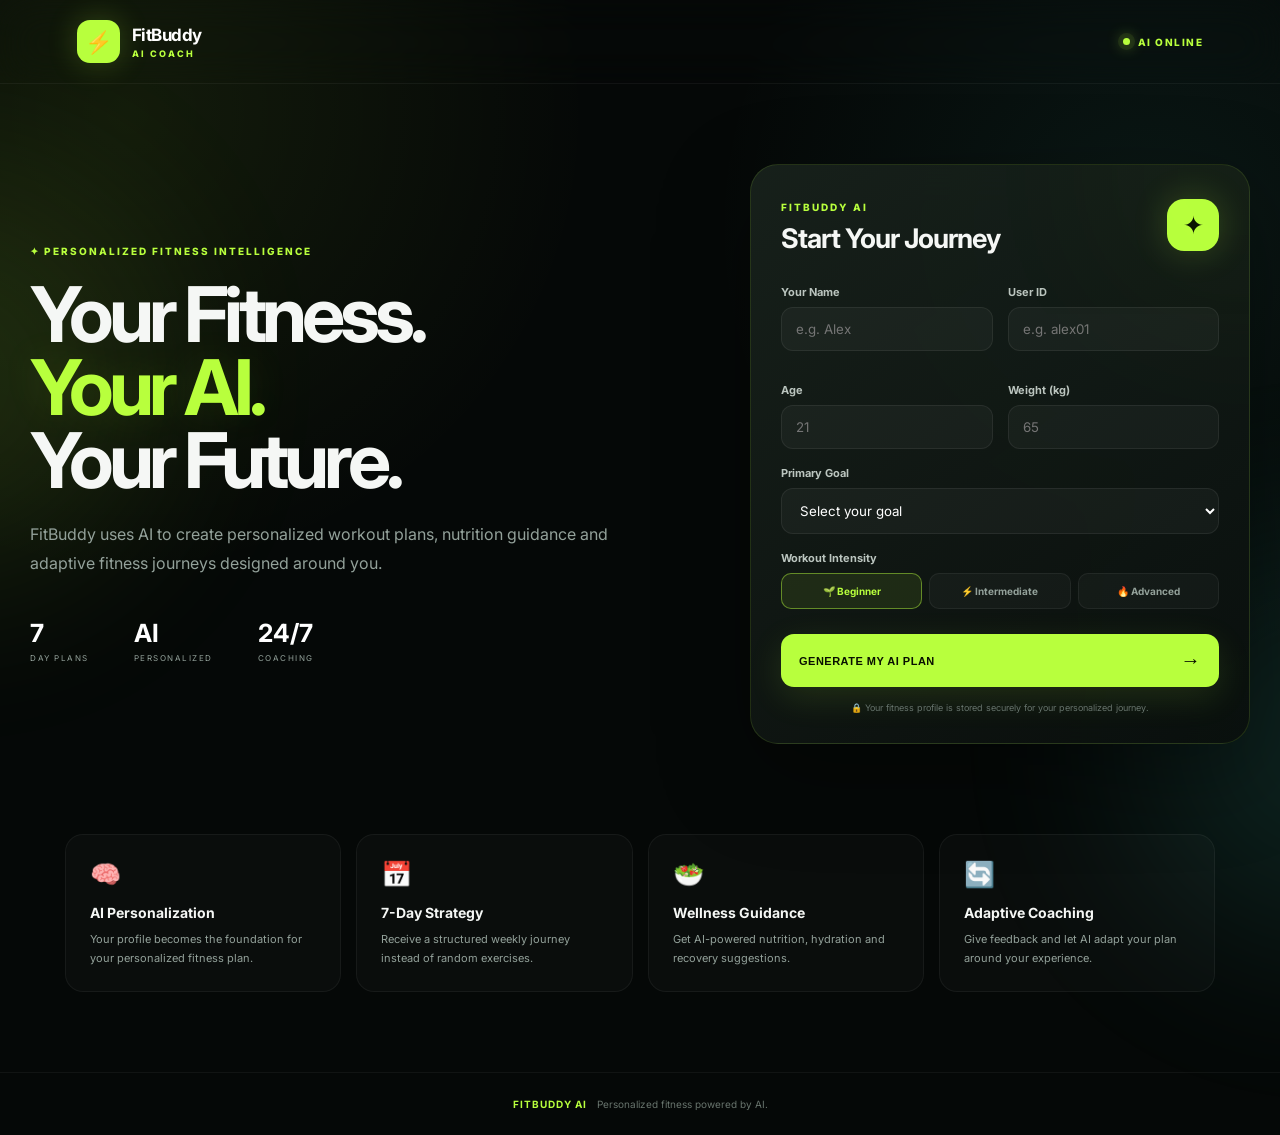
<file: templates/index.html>
<!DOCTYPE html>
<html lang="en">

<head>

    <meta charset="UTF-8">

    <meta
        name="viewport"
        content="width=device-width, initial-scale=1.0"
    >

    <title>FitBuddy AI | Your Personal AI Coach</title>

    <link
        rel="stylesheet"
        href="/static/style.css"
    >

</head>

<body>

<div class="background-glow glow-one"></div>
<div class="background-glow glow-two"></div>

<nav class="navbar">

    <div class="brand">
        <div class="brand-icon">⚡</div>

        <div>
            <strong>FitBuddy</strong>
            <span>AI COACH</span>
        </div>
    </div>

    <div class="nav-status">
        <span class="pulse"></span>
        AI ONLINE
    </div>

</nav>


<main class="hero">

    <section class="hero-content">

        <div class="eyebrow">
            ✦ PERSONALIZED FITNESS INTELLIGENCE
        </div>

        <h1>
            Your Fitness.
            <span>Your AI.</span>
            Your Future.
        </h1>

        <p class="hero-description">

            FitBuddy uses AI to create personalized
            workout plans, nutrition guidance and
            adaptive fitness journeys designed around you.

        </p>

        <div class="hero-stats">

            <div>
                <strong>7</strong>
                <span>DAY PLANS</span>
            </div>

            <div>
                <strong>AI</strong>
                <span>PERSONALIZED</span>
            </div>

            <div>
                <strong>24/7</strong>
                <span>COACHING</span>
            </div>

        </div>

    </section>


    <section class="coach-card">

        <div class="card-top">

            <div>
                <span class="mini-label">
                    FITBUDDY AI
                </span>

                <h2>
                    Start Your Journey
                </h2>
            </div>

            <div class="ai-orb">
                ✦
            </div>

        </div>


        <form
            action="/generate-workout"
            method="post"
        >

            <div class="form-grid">

                <div class="field">

                    <label>Your Name</label>

                    <input
                        type="text"
                        name="username"
                        placeholder="e.g. Alex"
                        required
                    >

                </div>


                <div class="field">

                    <label>User ID</label>

                    <input
                        type="text"
                        name="user_id"
                        placeholder="e.g. alex01"
                        required
                    >

                </div>


                <div class="field">

                    <label>Age</label>

                    <input
                        type="number"
                        name="age"
                        min="13"
                        max="100"
                        placeholder="21"
                        required
                    >

                </div>


                <div class="field">

                    <label>Weight (kg)</label>

                    <input
                        type="number"
                        name="weight"
                        step="0.1"
                        placeholder="65"
                        required
                    >

                </div>

            </div>


            <div class="field">

                <label>Primary Goal</label>

                <select name="goal" required>

                    <option value="">
                        Select your goal
                    </option>

                    <option value="Weight Loss">
                        🔥 Weight Loss
                    </option>

                    <option value="Muscle Building">
                        💪 Muscle Building
                    </option>

                    <option value="General Fitness">
                        ⚡ General Fitness
                    </option>

                    <option value="Strength">
                        🏋️ Strength
                    </option>

                    <option value="Endurance">
                        🏃 Endurance
                    </option>

                </select>

            </div>


            <div class="field">

                <label>Workout Intensity</label>

                <div class="intensity-options">

                    <label class="intensity">

                        <input
                            type="radio"
                            name="intensity"
                            value="Beginner"
                            checked
                        >

                        <span>
                            🌱 Beginner
                        </span>

                    </label>


                    <label class="intensity">

                        <input
                            type="radio"
                            name="intensity"
                            value="Intermediate"
                        >

                        <span>
                            ⚡ Intermediate
                        </span>

                    </label>


                    <label class="intensity">

                        <input
                            type="radio"
                            name="intensity"
                            value="Advanced"
                        >

                        <span>
                            🔥 Advanced
                        </span>

                    </label>

                </div>

            </div>


            <button
                class="primary-btn"
                type="submit"
            >

                <span>GENERATE MY AI PLAN</span>

                <b>→</b>

            </button>

        </form>


        <div class="secure-note">

            🔒 Your fitness profile is stored securely
            for your personalized journey.

        </div>

    </section>

</main>


<section class="features">

    <div class="feature">

        <div class="feature-icon">🧠</div>

        <h3>AI Personalization</h3>

        <p>
            Your profile becomes the foundation
            for your personalized fitness plan.
        </p>

    </div>


    <div class="feature">

        <div class="feature-icon">📅</div>

        <h3>7-Day Strategy</h3>

        <p>
            Receive a structured weekly journey
            instead of random exercises.
        </p>

    </div>


    <div class="feature">

        <div class="feature-icon">🥗</div>

        <h3>Wellness Guidance</h3>

        <p>
            Get AI-powered nutrition, hydration
            and recovery suggestions.
        </p>

    </div>


    <div class="feature">

        <div class="feature-icon">🔄</div>

        <h3>Adaptive Coaching</h3>

        <p>
            Give feedback and let AI adapt
            your plan around your experience.
        </p>

    </div>

</section>


<footer>

    <strong>FITBUDDY AI</strong>

    <span>
        Personalized fitness powered by AI.
    </span>

</footer>

</body>

</html>
</file>
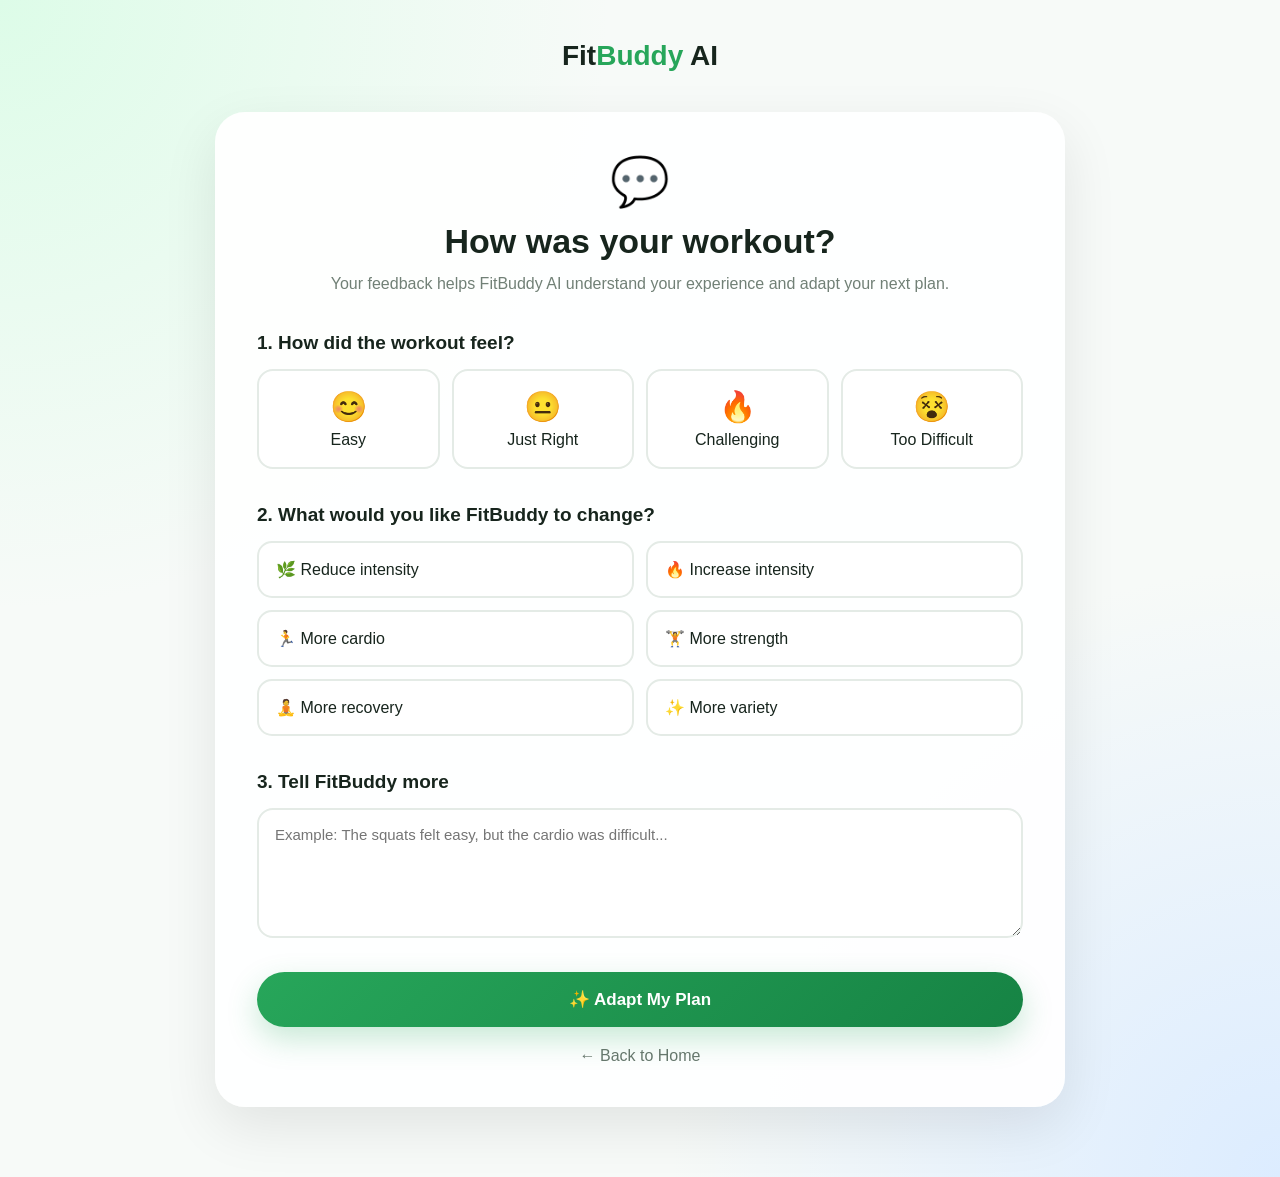
<file: templates/feedback.html>
<!DOCTYPE html>
<html lang="en">
<head>

    <meta charset="UTF-8">
    <meta name="viewport" content="width=device-width, initial-scale=1.0">

    <title>FitBuddy AI | Feedback</title>

    <style>

        * {
            box-sizing: border-box;
            margin: 0;
            padding: 0;
        }

        body {
            font-family: Arial, Helvetica, sans-serif;
            min-height: 100vh;
            background:
                radial-gradient(circle at top left, #ddfce8, transparent 35%),
                radial-gradient(circle at bottom right, #dcecff, transparent 35%),
                #f7faf8;
            color: #17251d;
        }

        .container {
            width: 92%;
            max-width: 850px;
            margin: auto;
            padding: 40px 0 70px;
        }

        .logo {
            text-align: center;
            font-size: 28px;
            font-weight: 800;
            margin-bottom: 40px;
        }

        .logo span {
            color: #27a65a;
        }

        .card {
            background: rgba(255,255,255,.94);
            border-radius: 30px;
            padding: 42px;
            box-shadow: 0 20px 55px rgba(0,0,0,.09);
        }

        .heading {
            text-align: center;
        }

        .heading .icon {
            font-size: 48px;
        }

        .heading h1 {
            margin: 12px 0 10px;
            font-size: 34px;
        }

        .heading p {
            color: #718076;
            line-height: 1.6;
        }

        .question {
            margin-top: 35px;
        }

        .question h2 {
            font-size: 19px;
            margin-bottom: 15px;
        }

        .choices {
            display: grid;
            grid-template-columns: repeat(4, 1fr);
            gap: 12px;
        }

        .choice input {
            display: none;
        }

        .choice label {
            display: block;
            text-align: center;
            padding: 18px 8px;
            border: 2px solid #e4ebe6;
            border-radius: 16px;
            cursor: pointer;
            transition: .2s;
            background: white;
        }

        .choice label:hover {
            border-color: #27a65a;
            transform: translateY(-2px);
        }

        .choice input:checked + label {
            background: #e9f9ee;
            border-color: #27a65a;
            color: #18753c;
            font-weight: bold;
        }

        .emoji {
            display: block;
            font-size: 30px;
            margin-bottom: 7px;
        }

        .adjustments {
            display: grid;
            grid-template-columns: 1fr 1fr;
            gap: 12px;
        }

        .adjustment input {
            display: none;
        }

        .adjustment label {
            display: block;
            padding: 17px;
            border: 2px solid #e4ebe6;
            border-radius: 15px;
            cursor: pointer;
            background: white;
            transition: .2s;
        }

        .adjustment input:checked + label {
            background: #e9f9ee;
            border-color: #27a65a;
            color: #18753c;
            font-weight: bold;
        }

        textarea {
            width: 100%;
            min-height: 130px;
            resize: vertical;
            padding: 16px;
            border: 2px solid #e4ebe6;
            border-radius: 16px;
            font-family: Arial, sans-serif;
            font-size: 15px;
            outline: none;
        }

        textarea:focus {
            border-color: #27a65a;
        }

        .submit {
            width: 100%;
            border: none;
            margin-top: 30px;
            padding: 17px;
            border-radius: 50px;
            background: linear-gradient(135deg, #27a65a, #168344);
            color: white;
            font-size: 17px;
            font-weight: bold;
            cursor: pointer;
            box-shadow: 0 12px 30px rgba(39,166,90,.25);
        }

        .submit:hover {
            transform: translateY(-2px);
        }

        .back {
            display: block;
            text-align: center;
            margin-top: 20px;
            color: #65776c;
            text-decoration: none;
        }

        @media(max-width:650px) {

            .card {
                padding: 25px;
            }

            .choices {
                grid-template-columns: 1fr 1fr;
            }

            .adjustments {
                grid-template-columns: 1fr;
            }

            .heading h1 {
                font-size: 28px;
            }
        }

    </style>

</head>

<body>

<div class="container">

    <div class="logo">
        Fit<span>Buddy</span> AI
    </div>

    <div class="card">

        <div class="heading">

            <div class="icon">💬</div>

            <h1>How was your workout?</h1>

            <p>
                Your feedback helps FitBuddy AI understand your experience
                and adapt your next plan.
            </p>

        </div>


        <form action="/submit-feedback" method="post">

            <input
                type="hidden"
                name="username"
                value="{{ username }}"
            >


            <!-- EXPERIENCE -->

            <div class="question">

                <h2>1. How did the workout feel?</h2>

                <div class="choices">

                    <div class="choice">
                        <input
                            type="radio"
                            id="easy"
                            name="difficulty"
                            value="Easy"
                            required
                        >
                        <label for="easy">
                            <span class="emoji">😊</span>
                            Easy
                        </label>
                    </div>

                    <div class="choice">
                        <input
                            type="radio"
                            id="right"
                            name="difficulty"
                            value="Just Right"
                        >
                        <label for="right">
                            <span class="emoji">😐</span>
                            Just Right
                        </label>
                    </div>

                    <div class="choice">
                        <input
                            type="radio"
                            id="hard"
                            name="difficulty"
                            value="Challenging"
                        >
                        <label for="hard">
                            <span class="emoji">🔥</span>
                            Challenging
                        </label>
                    </div>

                    <div class="choice">
                        <input
                            type="radio"
                            id="very-hard"
                            name="difficulty"
                            value="Too Difficult"
                        >
                        <label for="very-hard">
                            <span class="emoji">😵</span>
                            Too Difficult
                        </label>
                    </div>

                </div>

            </div>


            <!-- ADJUSTMENTS -->

            <div class="question">

                <h2>2. What would you like FitBuddy to change?</h2>

                <div class="adjustments">

                    <div class="adjustment">

                        <input
                            type="checkbox"
                            id="reduce"
                            name="changes"
                            value="Reduce intensity"
                        >

                        <label for="reduce">
                            🌿 Reduce intensity
                        </label>

                    </div>


                    <div class="adjustment">

                        <input
                            type="checkbox"
                            id="increase"
                            name="changes"
                            value="Increase intensity"
                        >

                        <label for="increase">
                            🔥 Increase intensity
                        </label>

                    </div>


                    <div class="adjustment">

                        <input
                            type="checkbox"
                            id="cardio"
                            name="changes"
                            value="More cardio"
                        >

                        <label for="cardio">
                            🏃 More cardio
                        </label>

                    </div>


                    <div class="adjustment">

                        <input
                            type="checkbox"
                            id="strength"
                            name="changes"
                            value="More strength"
                        >

                        <label for="strength">
                            🏋️ More strength
                        </label>

                    </div>


                    <div class="adjustment">

                        <input
                            type="checkbox"
                            id="recovery"
                            name="changes"
                            value="More recovery"
                        >

                        <label for="recovery">
                            🧘 More recovery
                        </label>

                    </div>


                    <div class="adjustment">

                        <input
                            type="checkbox"
                            id="variety"
                            name="changes"
                            value="More exercise variety"
                        >

                        <label for="variety">
                            ✨ More variety
                        </label>

                    </div>

                </div>

            </div>


            <!-- TEXT FEEDBACK -->

            <div class="question">

                <h2>3. Tell FitBuddy more</h2>

                <textarea
                    name="feedback"
                    placeholder="Example: The squats felt easy, but the cardio was difficult..."
                ></textarea>

            </div>


            <button class="submit" type="submit">
                ✨ Adapt My Plan
            </button>

        </form>


        <a href="/" class="back">
            ← Back to Home
        </a>

    </div>

</div>

</body>
</html>
</file>
<file: static/style.css>
@import url('https://fonts.googleapis.com/css2?family=Inter:wght@400;500;600;700;800;900&display=swap');


* {
    margin: 0;
    padding: 0;
    box-sizing: border-box;
}


:root {
    --bg: #050807;
    --card: rgba(15, 23, 20, 0.82);
    --card-light: rgba(22, 32, 27, 0.8);
    --green: #b8ff3d;
    --green-dark: #77b91e;
    --cyan: #51e8d2;
    --text: #f5f7f5;
    --muted: #93a19a;
    --border: rgba(184, 255, 61, 0.13);
}


body {
    min-height: 100vh;

    background:
        radial-gradient(
            circle at 10% 10%,
            rgba(184, 255, 61, 0.08),
            transparent 30%
        ),
        radial-gradient(
            circle at 90% 20%,
            rgba(81, 232, 210, 0.07),
            transparent 30%
        ),
        var(--bg);

    color: var(--text);

    font-family:
        "Inter",
        Arial,
        sans-serif;

    overflow-x: hidden;
}


.background-glow {
    position: fixed;

    width: 400px;
    height: 400px;

    border-radius: 50%;

    filter: blur(100px);

    pointer-events: none;

    opacity: 0.12;

    z-index: -1;
}


.glow-one {
    background: var(--green);

    top: 20%;
    left: -250px;
}


.glow-two {
    background: var(--cyan);

    right: -250px;
    top: 60%;
}


.navbar {
    height: 84px;

    display: flex;

    align-items: center;

    justify-content: space-between;

    padding:
        0
        clamp(20px, 6vw, 90px);

    border-bottom:
        1px solid
        rgba(255,255,255,0.05);

    backdrop-filter: blur(20px);

    position: relative;
    z-index: 10;
}


.brand {
    display: flex;

    align-items: center;

    gap: 12px;

    text-decoration: none;

    color: white;
}


.brand-icon {
    width: 43px;
    height: 43px;

    display: grid;
    place-items: center;

    border-radius: 13px;

    background: var(--green);

    color: #081000;

    font-size: 22px;

    box-shadow:
        0 0 30px
        rgba(184,255,61,0.22);
}


.brand strong {
    display: block;

    font-size: 17px;

    letter-spacing: -0.5px;
}


.brand span {
    display: block;

    font-size: 9px;

    letter-spacing: 2px;

    color: var(--green);

    font-weight: 800;

    margin-top: 3px;
}


.nav-status,
.ai-badge {
    display: flex;

    align-items: center;

    gap: 8px;

    color: var(--green);

    font-size: 10px;

    font-weight: 800;

    letter-spacing: 1.5px;
}


.pulse {
    width: 7px;
    height: 7px;

    border-radius: 50%;

    background: var(--green);

    box-shadow:
        0 0 0 5px
        rgba(184,255,61,0.08),

        0 0 15px
        var(--green);

    animation: pulse 1.8s infinite;
}


@keyframes pulse {

    0%, 100% {
        opacity: 1;
    }

    50% {
        opacity: .35;
    }

}


.hero {
    max-width: 1280px;

    margin: auto;

    min-height: 650px;

    padding:
        80px 30px;

    display: grid;

    grid-template-columns:
        1fr
        minmax(420px, 500px);

    gap: 70px;

    align-items: center;
}


.eyebrow,
.mini-label {
    color: var(--green);

    font-size: 10px;

    font-weight: 800;

    letter-spacing: 2px;

    text-transform: uppercase;
}


.hero h1 {
    font-size:
        clamp(48px, 6vw, 82px);

    line-height: .95;

    letter-spacing: -5px;

    margin:
        22px 0;

    max-width: 750px;
}


.hero h1 span {
    display: block;

    color: var(--green);

    text-shadow:
        0 0 40px
        rgba(184,255,61,.12);
}


.hero-description {
    color: var(--muted);

    max-width: 610px;

    font-size: 16px;

    line-height: 1.8;
}


.hero-stats {
    display: flex;

    gap: 45px;

    margin-top: 40px;
}


.hero-stats div {
    display: flex;

    flex-direction: column;
}


.hero-stats strong {
    font-size: 25px;

    color: white;
}


.hero-stats span {
    font-size: 8px;

    color: var(--muted);

    letter-spacing: 1.5px;

    margin-top: 5px;
}


.coach-card {
    background:
        linear-gradient(
            145deg,
            rgba(24,34,28,.94),
            rgba(10,15,13,.92)
        );

    border:
        1px solid
        var(--border);

    border-radius: 28px;

    padding: 30px;

    box-shadow:
        0 30px 90px
        rgba(0,0,0,.35);

    backdrop-filter: blur(20px);

    position: relative;

    overflow: hidden;
}


.coach-card::before {
    content: "";

    position: absolute;

    width: 180px;
    height: 180px;

    background: var(--green);

    filter: blur(110px);

    opacity: .07;

    right: -80px;
    top: -80px;
}


.card-top {
    display: flex;

    justify-content: space-between;

    align-items: center;

    margin-bottom: 30px;
}


.card-top h2 {
    margin-top: 7px;

    font-size: 27px;

    letter-spacing: -1px;
}


.ai-orb {
    width: 52px;
    height: 52px;

    border-radius: 17px;

    display: grid;

    place-items: center;

    color: #081000;

    background: var(--green);

    font-size: 25px;

    box-shadow:
        0 0 35px
        rgba(184,255,61,.2);
}


.form-grid {
    display: grid;

    grid-template-columns: 1fr 1fr;

    gap: 15px;
}


.field {
    margin-bottom: 17px;
}


.field label {
    display: block;

    color: #bbc5bf;

    font-size: 11px;

    font-weight: 700;

    margin-bottom: 8px;
}


input,
select,
textarea {
    width: 100%;

    border: 1px solid
        rgba(255,255,255,.07);

    outline: none;

    background: rgba(255,255,255,.035);

    color: white;

    border-radius: 12px;

    padding: 13px 14px;

    font-family: inherit;

    transition: .25s;
}


select option {
    background: #101612;

    color: white;
}


input:focus,
select:focus,
textarea:focus {
    border-color: var(--green);

    box-shadow:
        0 0 0 3px
        rgba(184,255,61,.07);
}


.intensity-options {
    display: grid;

    grid-template-columns:
        repeat(3, 1fr);

    gap: 7px;
}


.intensity input {
    display: none;
}


.intensity span {
    display: block;

    padding: 11px 5px;

    text-align: center;

    font-size: 10px;

    color: var(--muted);

    background:
        rgba(255,255,255,.03);

    border: 1px solid
        rgba(255,255,255,.06);

    border-radius: 10px;

    cursor: pointer;

    transition: .2s;
}


.intensity input:checked + span {
    background:
        rgba(184,255,61,.09);

    border-color:
        rgba(184,255,61,.45);

    color: var(--green);
}


.primary-btn {
    width: 100%;

    border: 0;

    border-radius: 13px;

    background: var(--green);

    color: #091000;

    padding: 15px 18px;

    display: flex;

    justify-content: space-between;

    align-items: center;

    font-weight: 900;

    font-size: 11px;

    letter-spacing: .5px;

    cursor: pointer;

    transition: .25s;

    box-shadow:
        0 10px 35px
        rgba(184,255,61,.12);
}


.primary-btn:hover {
    transform: translateY(-2px);

    box-shadow:
        0 15px 40px
        rgba(184,255,61,.2);
}


.primary-btn b {
    font-size: 20px;
}


.secure-note {
    text-align: center;

    color: #66736c;

    font-size: 9px;

    margin-top: 15px;
}


.features {
    max-width: 1200px;

    margin: 10px auto 80px;

    padding: 0 25px;

    display: grid;

    grid-template-columns:
        repeat(4, 1fr);

    gap: 15px;
}


.feature {
    padding: 24px;

    background:
        rgba(255,255,255,.025);

    border:
        1px solid
        rgba(255,255,255,.05);

    border-radius: 18px;

    transition: .3s;
}


.feature:hover {
    transform: translateY(-5px);

    border-color:
        rgba(184,255,61,.2);
}


.feature-icon {
    font-size: 25px;

    margin-bottom: 15px;
}


.feature h3 {
    font-size: 14px;

    margin-bottom: 9px;
}


.feature p {
    color: var(--muted);

    font-size: 11px;

    line-height: 1.7;
}


footer {
    border-top:
        1px solid
        rgba(255,255,255,.05);

    padding: 25px;

    display: flex;

    justify-content: center;

    gap: 10px;

    color: #68746d;

    font-size: 10px;
}


footer strong {
    color: var(--green);

    letter-spacing: 1px;
}


/* DASHBOARD */


.dashboard-page {
    max-width: 1200px;

    margin: auto;

    padding:
        60px 25px 100px;
}


.welcome-section {
    display: flex;

    align-items: center;

    justify-content: space-between;

    gap: 20px;

    margin-bottom: 35px;
}


.welcome-section h1 {
    font-size: 50px;

    letter-spacing: -3px;

    margin: 10px 0;
}


.welcome-section p {
    color: var(--muted);

    font-size: 14px;
}


.profile-grid {
    display: grid;

    grid-template-columns:
        repeat(4, 1fr);

    gap: 12px;

    margin-bottom: 60px;
}


.profile-stat {
    padding: 22px;

    border-radius: 18px;

    background:
        rgba(255,255,255,.025);

    border:
        1px solid
        rgba(255,255,255,.06);
}


.profile-stat span {
    display: block;

    font-size: 9px;

    letter-spacing: 1.5px;

    color: var(--muted);

    margin-bottom: 10px;
}


.profile-stat strong {
    font-size: 25px;

    color: var(--green);
}


.profile-stat small {
    color: var(--muted);

    margin-left: 4px;
}


.small-value {
    font-size: 15px !important;

    color: white !important;
}


.section-heading {
    display: flex;

    justify-content: space-between;

    align-items: center;

    margin-bottom: 20px;
}


.section-heading h2,
.feedback-intro h2,
.nutrition-card h2,
.journey-banner h2 {
    font-size: 25px;

    letter-spacing: -1px;

    margin-top: 7px;
}


.mission-mark {
    font-size: 60px;

    font-weight: 900;

    color: rgba(184,255,61,.12);

    letter-spacing: -5px;
}


.plan-card,
.adapted-section {
    background:
        rgba(11,17,14,.9);

    border:
        1px solid
        rgba(255,255,255,.06);

    border-radius: 22px;

    overflow: hidden;

    margin-bottom: 25px;
}


.plan-header,
.adapted-header {
    padding: 20px 24px;

    border-bottom:
        1px solid
        rgba(255,255,255,.05);

    display: flex;

    justify-content: space-between;

    align-items: center;
}


.plan-title {
    display: flex;

    align-items: center;

    gap: 13px;
}


.plan-icon {
    width: 38px;
    height: 38px;

    border-radius: 10px;

    display: grid;

    place-items: center;

    background:
        rgba(184,255,61,.1);

    color: var(--green);
}


.plan-title strong {
    display: block;

    font-size: 11px;

    letter-spacing: 1px;
}


.plan-title small {
    display: block;

    color: var(--muted);

    margin-top: 4px;

    font-size: 10px;
}


.generated,
.adapted-badge {
    font-size: 8px;

    color: var(--green);

    border:
        1px solid
        rgba(184,255,61,.2);

    padding: 6px 9px;

    border-radius: 20px;

    letter-spacing: 1px;
}


.workout-content {
    padding: 25px;
}


.day-heading {
    color: var(--green);

    font-size: 17px;

    font-weight: 900;

    letter-spacing: -.3px;

    padding:
        24px 0 12px;

    border-bottom:
        1px solid
        rgba(184,255,61,.08);
}


.day-heading:first-child {
    padding-top: 0;
}


.sub-heading {
    color: white;

    font-weight: 800;

    font-size: 12px;

    margin-top: 17px;

    margin-bottom: 8px;
}


.exercise {
    padding: 7px 0;

    color: #c4cdc8;

    font-size: 12px;

    line-height: 1.6;
}


.plan-line {
    color: #7f8c85;

    font-size: 11px;

    line-height: 1.7;

    margin: 5px 0;
}


.nutrition-card {
    display: flex;

    gap: 20px;

    align-items: flex-start;

    padding: 28px;

    background:
        linear-gradient(
            120deg,
            rgba(184,255,61,.07),
            rgba(81,232,210,.03)
        );

    border:
        1px solid
        rgba(184,255,61,.1);

    border-radius: 22px;

    margin-bottom: 60px;
}


.nutrition-icon {
    width: 50px;
    height: 50px;

    display: grid;

    place-items: center;

    border-radius: 15px;

    background:
        rgba(184,255,61,.1);

    font-size: 25px;

    flex-shrink: 0;
}


.nutrition-text {
    color: #b9c3bd;

    font-size: 12px;

    line-height: 1.8;

    margin-top: 12px;

    white-space: pre-line;
}


.feedback-section {
    display: grid;

    grid-template-columns:
        .8fr
        1.2fr;

    gap: 40px;

    align-items: center;

    margin-bottom: 50px;
}


.feedback-intro p {
    color: var(--muted);

    font-size: 12px;

    line-height: 1.8;

    margin-top: 13px;

    max-width: 400px;
}


.feedback-form textarea {
    min-height: 150px;

    resize: vertical;

    margin-bottom: 12px;

    line-height: 1.6;
}


.adapted-header h2 {
    font-size: 22px;

    margin-top: 6px;
}


.feedback-display {
    margin: 20px 25px;

    padding: 15px;

    border-left:
        2px solid
        var(--green);

    background:
        rgba(184,255,61,.035);

    color: #aeb8b2;

    font-size: 11px;

    line-height: 1.7;
}


.feedback-display strong {
    display: block;

    color: var(--green);

    margin-bottom: 5px;
}


.updated-content {
    background:
        rgba(184,255,61,.018);
}


.journey-banner {
    display: flex;

    align-items: center;

    gap: 18px;

    padding: 25px;

    border:
        1px solid
        rgba(81,232,210,.1);

    border-radius: 20px;

    background:
        rgba(81,232,210,.025);
}


.journey-icon {
    font-size: 30px;
}


.journey-banner h2 {
    font-size: 17px;
}


.secondary-btn {
    margin-left: auto;

    text-decoration: none;

    color: var(--green);

    border:
        1px solid
        rgba(184,255,61,.2);

    padding: 10px 14px;

    border-radius: 10px;

    font-size: 9px;

    font-weight: 800;

    letter-spacing: 1px;
}


/* RESPONSIVE */


@media (max-width: 900px) {

    .hero {
        grid-template-columns: 1fr;

        padding-top: 55px;
    }

    .features {
        grid-template-columns:
            repeat(2, 1fr);
    }

    .profile-grid {
        grid-template-columns:
            repeat(2, 1fr);
    }

    .feedback-section {
        grid-template-columns: 1fr;
    }

}


@media (max-width: 600px) {

    .navbar {
        padding: 0 18px;
    }

    .nav-status {
        display: none;
    }

    .hero {
        padding: 45px 18px;
    }

    .hero h1 {
        font-size: 48px;

        letter-spacing: -3px;
    }

    .hero-stats {
        gap: 25px;
    }

    .coach-card {
        padding: 20px;
    }

    .form-grid {
        grid-template-columns: 1fr;
    }

    .features {
        grid-template-columns: 1fr;

        padding: 0 18px;
    }

    .dashboard-page {
        padding:
            40px 18px 70px;
    }

    .welcome-section {
        align-items: flex-start;

        flex-direction: column;
    }

    .welcome-section h1 {
        font-size: 40px;
    }

    .profile-grid {
        grid-template-columns: 1fr 1fr;
    }

    .journey-banner {
        flex-wrap: wrap;
    }

    .secondary-btn {
        margin-left: 0;
    }

    footer {
        flex-direction: column;

        align-items: center;
    }

}
</file>
